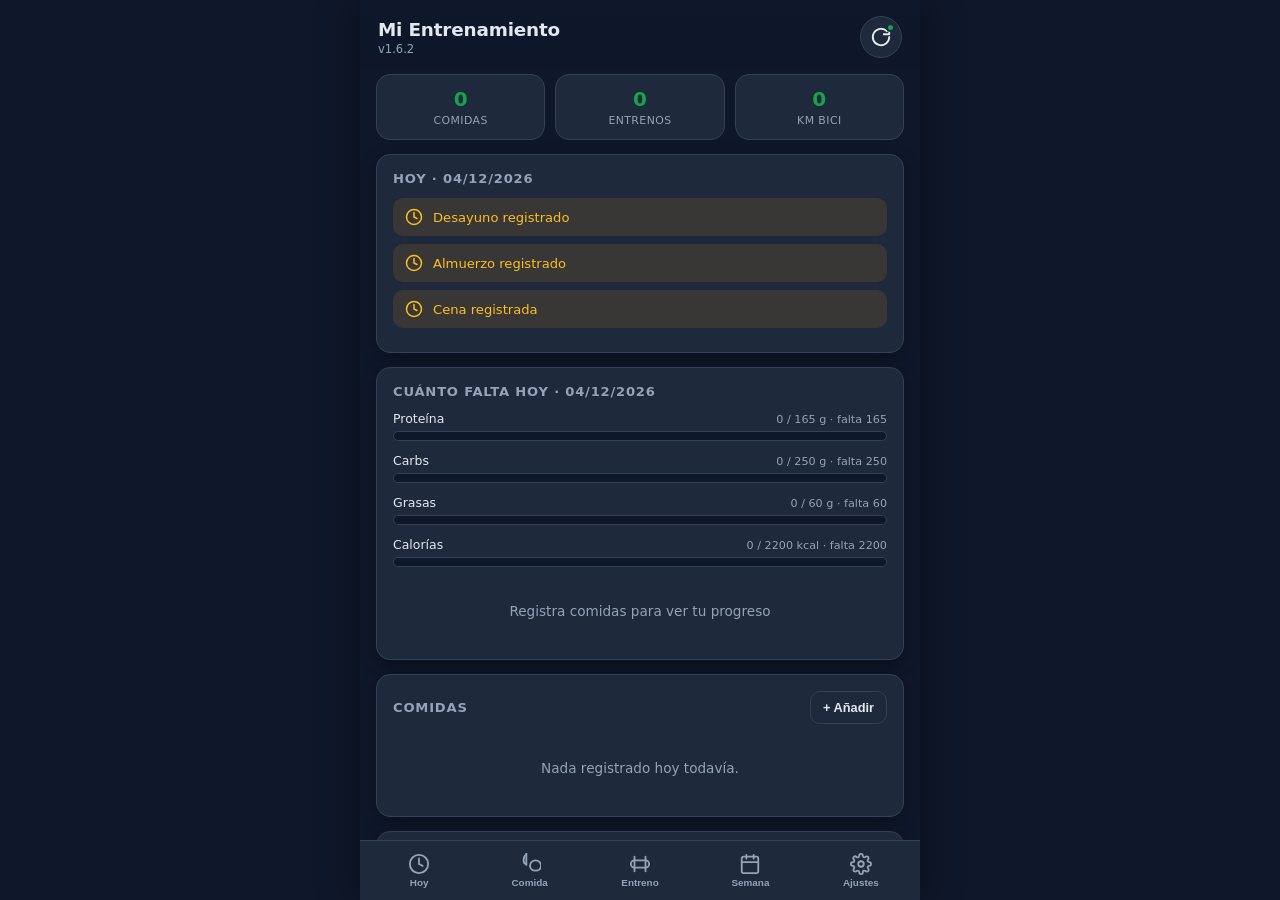
<file: index.html>
﻿<!DOCTYPE html>
<html lang="es">
<head>
  <meta charset="UTF-8">
  <meta name="viewport" content="width=device-width, initial-scale=1.0, viewport-fit=cover">
  <meta name="theme-color" content="#16a34a">
  <meta name="description" content="Registro diario de comidas y entrenamientos">
  <link rel="manifest" href="manifest.webmanifest?v=1.6.2">
  <link rel="apple-touch-icon" href="icons/icon-192.png">
  <link rel="icon" type="image/png" href="icons/icon-192.png">
  <title>Mi Entrenamiento</title>
  <link rel="stylesheet" href="css/style.css?v=1.6.2">
</head>
<body>
  <header id="app-header">
    <div id="header-titulos">
      <h1 id="header-title">Mi Entrenamiento</h1>
      <div id="header-sub">v1.6.2</div>
    </div>
    <button id="btn-sync" class="icon-btn" title="Sincronizar" aria-label="Sincronizar">
      <svg viewBox="0 0 24 24" width="22" height="22" fill="none" stroke="currentColor" stroke-width="2" stroke-linecap="round" stroke-linejoin="round"><path d="M21 12a9 9 0 1 1-2.64-6.36"/><polyline points="21 3 21 9 15 9"/></svg>
      <span id="sync-dot" class="sync-dot"></span>
    </button>
  </header>

  <main id="view"></main>

  <nav id="tab-bar">
    <button class="tab-btn" data-view="hoy" aria-label="Hoy">
      <svg viewBox="0 0 24 24" width="22" height="22" fill="none" stroke="currentColor" stroke-width="2" stroke-linecap="round" stroke-linejoin="round"><circle cx="12" cy="12" r="10"/><polyline points="12 6 12 12 16 14"/></svg>
      <span>Hoy</span>
    </button>
    <button class="tab-btn" data-view="comida" aria-label="Comida">
      <svg viewBox="0 0 24 24" width="22" height="22" fill="none" stroke="currentColor" stroke-width="2" stroke-linecap="round" stroke-linejoin="round"><path d="M18 8a6 6 0 0 0-6 6c0 7 12 7 12 0 0-3.3-2.7-6-6-6z"/><path d="M8 1C5.8 3.2 5 6 5 8c0 2.2 1.2 4 3 4"/><path d="M8 1v12"/></svg>
      <span>Comida</span>
    </button>
    <button class="tab-btn" data-view="entreno" aria-label="Entrenamiento">
      <svg viewBox="0 0 24 24" width="22" height="22" fill="none" stroke="currentColor" stroke-width="2" stroke-linecap="round" stroke-linejoin="round"><path d="M6 4v16"/><path d="M18 4v16"/><rect x="2" y="8" width="20" height="8" rx="4"/></svg>
      <span>Entreno</span>
    </button>
    <button class="tab-btn" data-view="semana" aria-label="Semana">
      <svg viewBox="0 0 24 24" width="22" height="22" fill="none" stroke="currentColor" stroke-width="2" stroke-linecap="round" stroke-linejoin="round"><rect x="3" y="4" width="18" height="18" rx="2"/><line x1="16" y1="2" x2="16" y2="6"/><line x1="8" y1="2" x2="8" y2="6"/><line x1="3" y1="10" x2="21" y2="10"/></svg>
      <span>Semana</span>
    </button>
    <button class="tab-btn" data-view="ajustes" aria-label="Ajustes">
      <svg viewBox="0 0 24 24" width="22" height="22" fill="none" stroke="currentColor" stroke-width="2" stroke-linecap="round" stroke-linejoin="round"><circle cx="12" cy="12" r="3"/><path d="M19.4 15a1.65 1.65 0 0 0 .33 1.82l.06.06a2 2 0 1 1-2.83 2.83l-.06-.06a1.65 1.65 0 0 0-1.82-.33 1.65 1.65 0 0 0-1 1.51V21a2 2 0 1 1-4 0v-.09A1.65 1.65 0 0 0 9 19.4a1.65 1.65 0 0 0-1.82.33l-.06.06a2 2 0 1 1-2.83-2.83l.06-.06a1.65 1.65 0 0 0 .33-1.82 1.65 1.65 0 0 0-1.51-1H3a2 2 0 1 1 0-4h.09A1.65 1.65 0 0 0 4.6 9a1.65 1.65 0 0 0-.33-1.82l-.06-.06a2 2 0 1 1 2.83-2.83l.06.06a1.65 1.65 0 0 0 1.82.33H9a1.65 1.65 0 0 0 1-1.51V3a2 2 0 1 1 4 0v.09a1.65 1.65 0 0 0 1 1.51 1.65 1.65 0 0 0 1.82-.33l.06-.06a2 2 0 1 1 2.83 2.83l-.06.06a1.65 1.65 0 0 0-.33 1.82V9a1.65 1.65 0 0 0 1.51 1H21a2 2 0 1 1 0 4h-.09a1.65 1.65 0 0 0-1.51 1z"/></svg>
      <span>Ajustes</span>
    </button>
  </nav>

  <div id="toast" class="toast" role="status"></div>

  <script src="js/db.js?v=1.6.2"></script>
  <script src="js/app.js?v=1.6.2"></script>
</body>
</html>
</file>
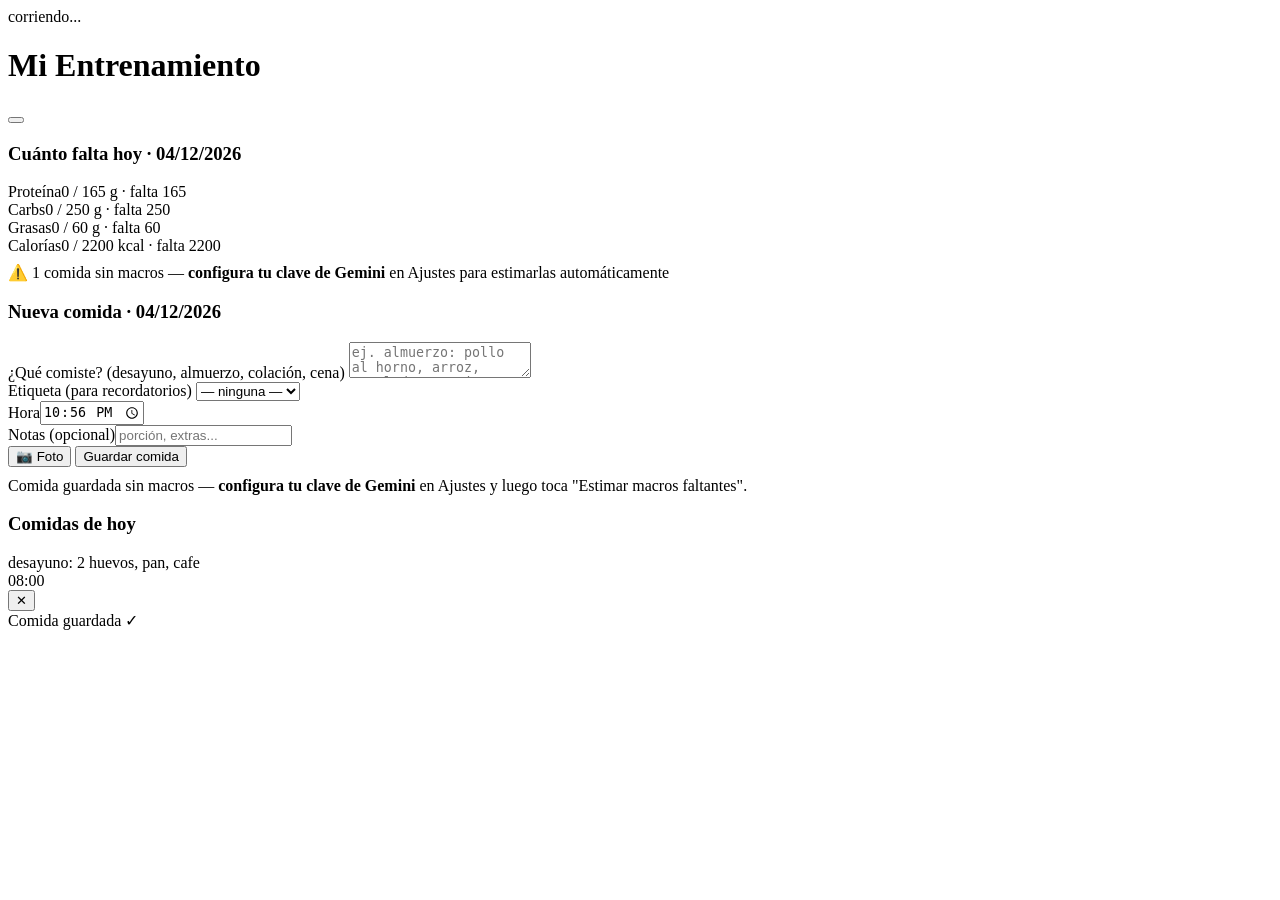
<file: test/harness.html>
﻿<!DOCTYPE html>
<html lang="es">
<head><meta charset="UTF-8"><title>Test harness Mi Entrenamiento</title></head>
<body>
  <div id="result">corriendo...</div>
  <header id="app-header">
    <h1 id="header-title">Mi Entrenamiento</h1>
    <button id="btn-sync" class="icon-btn"><span id="sync-dot" class="sync-dot"></span></button>
  </header>
  <main id="view"></main>
  <div id="toast" class="toast"></div>

  <script>
    // ===== Captura de errores ANTES de cargar la app =====
    window.__errores = [];
    window.onerror = function (msg, src, line, col, err) {
      window.__errores.push(msg + " @" + (src || "?").split("/").pop() + ":" + line);
      const el = document.getElementById("result");
      if (el && el.textContent === "corriendo...") el.textContent = "ERROR GLOBAL: " + msg;
      return false;
    };
    window.addEventListener("unhandledrejection", function (e) {
      window.__errores.push("PROMESA: " + (e.reason && e.reason.message ? e.reason.message : String(e.reason)));
      const el = document.getElementById("result");
      if (el && el.textContent === "corriendo...") el.textContent = "PROMESA: " + window.__errores.join(" | ");
    });
  </script>

  <script>
    // ===== Mock de IndexedDB en memoria (síncrono: handlers se ejecutan al asignarse) =====
    // OJO: window.indexedDB es un getter del proto → hay que sombrearlo con defineProperty
    (function () {
      const stores = { comidas: new Map(), entrenos: new Map() };
      const clone = (o) => JSON.parse(JSON.stringify(o));
      function syncReq(result) {
        const r = { result, error: null };
        Object.defineProperty(r, "onsuccess", {
          set(fn) { this._fn = fn; if (fn) { try { fn(); } catch (e) { this.error = e; } } },
          get() { return this._fn; },
        });
        Object.defineProperty(r, "onerror", {
          set(fn) { this._efn = fn; },
          get() { return this._efn; },
        });
        return r;
      }
      const store = (name) => ({
        put(item) { stores[name].set(item.id, clone(item)); return syncReq(item.id); },
        get(id) { const v = stores[name].get(id); return syncReq(v ? clone(v) : undefined); },
        getAll() { return syncReq(Array.from(stores[name].values()).map(clone)); },
        delete(id) { stores[name].delete(id); return syncReq(undefined); },
        clear() { stores[name].clear(); return syncReq(undefined); },
        count() { return syncReq(stores[name].size); },
      });
      function syncTrans() {
        const t = { oncomplete: null, onerror: null, onabort: null, error: null };
        Object.defineProperty(t, "oncomplete", {
          set(fn) { this._fn = fn; if (fn) { try { fn(); } catch (e) { this.error = e; } } },
          get() { return this._fn; },
        });
        t.objectStore = (n) => store(n);
        return t;
      }
      const mock = {
        open() {
          return syncReq({
            objectStoreNames: { contains: (n) => n in stores },
            transaction() { return syncTrans(); },
          });
        },
      };
      try {
        Object.defineProperty(window, "indexedDB", { value: mock, configurable: true, writable: true });
      } catch (e) {
        window.__errores = window.__errores || [];
        window.__errores.push("no se pudo mockear indexedDB: " + e.message);
      }
    })();

    // ===== Mock de fetch para probar /sync =====
    window.fetch = function (url, opts) {
      const body = JSON.parse(opts.body);
      const resultado = {
        comidas: body.comidas.map((c) => JSON.parse(JSON.stringify(c))),
        entrenos: body.entrenos.map((e) => JSON.parse(JSON.stringify(e))),
      };
      return Promise.resolve({ ok: true, status: 200, json: () => Promise.resolve(resultado) });
    };
  </script>

  <script src="/js/db.js"></script>
  <script src="/js/app.js"></script>

  <script>
    // ===== Suite de pruebas =====
    const resultados = [];
    function check(nombre, condicion) {
      resultados.push((condicion ? "PASS" : "FAIL") + " | " + nombre);
    }
    function sleep(ms) { return new Promise((res) => setTimeout(res, ms)); }

    async function correr() {
      try {
        // 1. La app carga y renderiza "hoy"
        await sleep(300);
        const view = document.getElementById("view");
        check("view renderizada (hoy)", !!view && view.innerHTML.includes("Comidas"));
        check("stats grid presente", view.innerHTML.includes("stats-grid"));

        // 2. Simular guardar comida
        window.switchView("comida");
        await sleep(200);
        document.getElementById("c-texto").value = "desayuno: 2 huevos, pan, cafe";
        document.getElementById("c-hora").value = "08:00";
        document.getElementById("c-etiqueta").value = "desayuno";
        window.guardarComida();
        await sleep(300);
        check("comida guardada en IndexedDB", (await DB.getAll("comidas")).length === 1);
        check("comida visible en vista", document.getElementById("view").innerHTML.includes("2 huevos"));

        // 3. Guardar un entreno de trote
        window.switchView("entreno");
        await sleep(200);
        window.seleccionarTipo("trote");
        await sleep(200);
        document.getElementById("e-distancia").value = "5";
        document.getElementById("e-tiempo").value = "30";
        document.getElementById("e-ritmo").value = "6.0";
        document.getElementById("e-fc").value = "140/170";
        window.guardarEntreno();
        await sleep(300);
        const entrenos = await DB.getAll("entrenos");
        check("entreno trote guardado", entrenos.length === 1 && entrenos[0].tipo === "trote");
        check("datos trote correctos", entrenos[0].datos.distancia === "5" && entrenos[0].datos.fc === "140/170");

        // 4. Guardar entreno gym con ejercicios
        window.seleccionarTipo("gym");
        await sleep(200);
        const list = document.getElementById("ex-list");
        check("lista gym iniciada con 1 ejercicio", list.children.length === 1);
        list.children[0].querySelector(".ex-nombre").value = "Prensa";
        list.children[0].querySelector(".ex-series").value = "3";
        list.children[0].querySelector(".ex-reps").value = "15";
        window.addEjercicio();
        list.children[1].querySelector(".ex-nombre").value = "Jalon";
        list.children[1].querySelector(".ex-series").value = "3";
        list.children[1].querySelector(".ex-reps").value = "12";
        window.guardarEntreno();
        await sleep(300);
        const entrenos2 = await DB.getAll("entrenos");
        check("entreno gym guardado", entrenos2.length === 2);
        const gym = entrenos2.find((e) => e.tipo === "gym");
        check("gym con 2 ejercicios", gym && gym.datos.ejercicios.length === 2);

        // 5. Vista semana muestra datos
        window.switchView("semana");
        await sleep(200);
        const semana = document.getElementById("view").innerHTML;
        check("semana muestra 2 entrenos", semana.includes("2"));
        check("semana muestra badges", semana.includes("badge-trote") && semana.includes("badge-gym"));

        // 5b. Guardar commuting (toggle ida+vuelta)
        window.switchView("entreno");
        await sleep(200);
        window.seleccionarTipo("commute");
        await sleep(200);
        check("toggle commuting con 2 botones", document.querySelectorAll("#e-toggle button").length === 2);
        window.toggleCommute(document.querySelector("#e-toggle button[data-leg='vuelta']"));
        document.getElementById("e-distancia").value = "22";
        window.guardarEntreno();
        await sleep(300);
        const entrenos3 = await DB.getAll("entrenos");
        const comm = entrenos3.find((e) => e.tipo === "commute");
        check("commuting guardado", !!comm);
        check("commuting ida+vuelta y km", comm && comm.datos.ida && comm.datos.vuelta && comm.datos.distancia === "22");

        // 5c. Borrar el entreno de trote
        window._confirmOverride = () => true;
        window.borrarRegistro("entrenos", entrenos3.find((e) => e.tipo === "trote").id);
        await sleep(300);
        const entrenos4 = await DB.getAll("entrenos");
        check("borrado individual funciona", entrenos4.length === 2 && !entrenos4.some((e) => e.tipo === "trote"));

        // 6. Sync (fetch mock) devuelve datos y marca ok
        window.switchView("ajustes");
        localStorage.setItem("serverIp", "127.0.0.1");
        await sleep(200);
        await window.syncAhora();
        check("sync ok -> dot verde", document.getElementById("sync-dot").className.includes("ok"));

        // 7. Persistencia: comidas y entrenos siguen en IndexedDB (tras borrar: 1 comida, 2 entrenos)
        const [cc, ee] = await Promise.all([DB.getAll("comidas"), DB.getAll("entrenos")]);
        check("persistencia comidas=1 entrenos=2", cc.length === 1 && ee.length === 2);

        // 8. Exportar datos funciona (crea blob)
        const antes = document.createElement("a").click;
        window.exportarDatos();
        check("exportar datos no lanza error", true);

        // 9. parseMacros: JSON limpio de Gemini
        const m1 = window.parseMacros('{"alimentos":["pollo","arroz"],"calorias":450,"proteinas":32,"carbs":55,"grasas":10}');
        check("parseMacros JSON limpio", m1 && m1.calorias === 450 && m1.proteinas === 32 && m1.carbs === 55 && m1.grasas === 10 && m1.alimentos.length === 2);

        // 10. parseMacros: con markdown/backticks alrededor
        const m2 = window.parseMacros('```json\n{"alimentos":["ensalada"],"calorias":120,"proteinas":4,"carbs":15,"grasas":6}\n```');
        check("parseMacros con markdown", m2 && m2.calorias === 120 && m2.alimentos[0] === "ensalada");

        // 11. parseMacros: texto basura -> null
        const m3 = window.parseMacros('no hay json aqui');
        check("parseMacros basura -> null", m3 === null);

        // 12. parseMacros: numeros como strings
        const m4 = window.parseMacros('{"alimentos":["pan"],"calorias":"200","proteinas":"8","carbs":"30","grasas":"3"}');
        check("parseMacros numeros string", m4 && m4.calorias === 200 && m4.proteinas === 8);

        // 13. metasDiarias: default 2200/165/250/60
        localStorage.removeItem("metas");
        const metasDef = window.metasDiarias();
        check("metas default", metasDef.calorias === 2200 && metasDef.proteinas === 165 && metasDef.carbs === 250 && metasDef.grasas === 60);

        // 14. metasDiarias: custom guardadas en localStorage
        localStorage.setItem("metas", JSON.stringify({ calorias: 2000, proteinas: 180, carbs: 200, grasas: 50 }));
        const metasCust = window.metasDiarias();
        check("metas custom", metasCust.calorias === 2000 && metasCust.proteinas === 180);

        // 15. progresoDia: suma macros de comidas del dia
        await DB.add("comidas", { id: "m1", fecha: todayStr(), hora: "09:00", texto: "desayuno", macros: { calorias: 400, proteinas: 20, carbs: 50, grasas: 10 } });
        await DB.add("comidas", { id: "m2", fecha: todayStr(), hora: "14:00", texto: "almuerzo", macros: { calorias: 600, proteinas: 40, carbs: 70, grasas: 15 } });
        await DB.add("comidas", { id: "m3", fecha: todayStr(), hora: "20:00", texto: "cena sin macros" });
        App.comidas = await DB.getAll("comidas");
        const prog = window.progresoDia(todayStr());
        check("progresoDia suma kcal", prog.calorias === 1000 && prog.proteinas === 60 && prog.carbs === 120 && prog.grasas === 25);
        check("progresoDia cuenta conMacros/total", prog.conMacros === 2 && prog.total === 4);

        // 16. Vista Hoy muestra la tarjeta de progreso
        window.switchView("hoy");
        await sleep(200);
        const hoyHtml = document.getElementById("view").innerHTML;
        check("hoy muestra cuánto falta", hoyHtml.includes("Cuánto falta") && hoyHtml.includes("Proteína") && hoyHtml.includes("Calorías"));
        check("hoy muestra aviso de comidas sin macros", hoyHtml.includes("sin macros"));

        // 17. sin clave de Gemini -> aviso de configurar clave
        localStorage.removeItem("geminiKey");
        window.switchView("hoy");
        await sleep(200);
        const hoySinClave = document.getElementById("view").innerHTML;
        check("aviso sin clave gemini", hoySinClave.includes("configura tu clave de Gemini"));

        // 18. con clave -> boton estimar faltantes
        localStorage.setItem("geminiKey", "test-key");
        window.switchView("hoy");
        await sleep(200);
        const hoyConClave = document.getElementById("view").innerHTML;
        check("boton estimar faltantes", hoyConClave.includes("Estimar macros faltantes"));

        // 19. Importar JSON: fusionar (modo=false -> añadir sin borrar)
        window._confirmOverride = () => false;
        const jsonFusion = JSON.stringify({
          comidas: [
            { id: "imp-1", fecha: todayStr(), hora: "12:00", texto: "importada", macros: { calorias: 300, proteinas: 20, carbs: 30, grasas: 8 } },
            { id: "m1", fecha: todayStr(), hora: "09:00", texto: "duplicado (no debe sumar)" },
          ],
          entrenos: [],
        });
        const archivoFusion = new File([jsonFusion], "fusion.json", { type: "application/json" });
        await window.importarJson({ target: { files: [archivoFusion], value: "" } });
        const trasFusion = await DB.getAll("comidas");
        const idsFusion = trasFusion.map((c) => c.id);
        check("importar fusiona sin duplicar", idsFusion.includes("imp-1") && idsFusion.filter((i) => i === "m1").length === 1);

        // 20. Importar JSON: reemplazar (modo=true -> borra y carga solo lo importado)
        window._confirmOverride = () => true;
        const jsonReemplazo = JSON.stringify({
          comidas: [{ id: "r1", fecha: todayStr(), hora: "08:00", texto: "reemplazo" }],
          entrenos: [{ id: "re1", fecha: todayStr(), hora: "18:00", tipo: "trote", datos: { distancia: "5" }, resumen: "trote" }],
        });
        const archivoReemplazo = new File([jsonReemplazo], "reemplazo.json", { type: "application/json" });
        await window.importarJson({ target: { files: [archivoReemplazo], value: "" } });
        const [cc2, ee2] = await Promise.all([DB.getAll("comidas"), DB.getAll("entrenos")]);
        check("importar reemplaza comidas", cc2.length === 1 && cc2[0].id === "r1");
        check("importar reemplaza entrenos", ee2.length === 1 && ee2[0].id === "re1");

        // 21. Importar JSON inválido -> error amigable
        window.switchView("ajustes");
        await sleep(100);
        await window.importarJson({ target: { files: [new File(["no soy json"], "malo.json", { type: "application/json" })], value: "" } });
        const estadoImp = document.getElementById("importar-estado");
        check("importar json invalido avisa", estadoImp && estadoImp.innerHTML.length > 0);

        // 22. Vista Ajustes muestra boton importar
        window.switchView("ajustes");
        await sleep(200);
        const ajustesHtml = document.getElementById("view").innerHTML;
        check("ajustes tiene boton importar", ajustesHtml.includes("Importar") && ajustesHtml.includes("CSV"));

        // 23. Enlace de API key es clickeable (anchor con href)
        check("enlace apikey es anchor", ajustesHtml.includes('href="https://aistudio.google.com/apikey"') && ajustesHtml.includes("target=\"_blank\""));

        // 24. Parser GPX: distancia haversine + duracion + desnivel + FC + calorias
        const gpx = `<?xml version="1.0" encoding="UTF-8"?>
<gpx version="1.1" creator="Garmin">
<trk><name>Subida cerro</name><type>mountain_biking</type><trkseg>
<trkpt lat="-33.456" lon="-70.650"><ele>600</ele><time>2026-08-25T08:00:00Z</time></trkpt>
<trkpt lat="-33.456" lon="-70.649"><ele>610</ele><time>2026-08-25T08:05:00Z</time></trkpt>
<trkpt lat="-33.455" lon="-70.648"><ele>625</ele><time>2026-08-25T08:10:00Z</time></trkpt>
</trkseg>
<extensions><calories>480</calories><MaxHR>172</MaxHR><AvgHR>148</AvgHR></extensions>
</trk></gpx>`;
        const g = window.parseGPXTexto(gpx);
        check("gpx distancia >0", g.distanciaKm > 0.1 && g.distanciaKm < 2);
        check("gpx desnivel 25m", g.desnivel === 25);
        check("gpx duracion 10min", g.duracionMin === 10);
        check("gpx calorias 480", g.calorias === 480);
        check("gpx fc promedio 148", g.fcPromedio === 148);
        check("gpx fc max 172", g.fcMax === 172);
        check("gpx tipo mountain_biking", g.tipoGPX === "mountain_biking");
        check("gpx nombre contiene subida", g.nombre.includes("Subida"));

        // 25. Importar GPX agrega entreno (confirm=true -> bici)
        window._confirmOverride = () => true;
        await window.importarGPX({ target: { files: [new File([gpx], "cerro.gpx", { type: "application/gpx+xml" })], value: "" } });
        const trasGpx = await DB.getAll("entrenos");
        const gpxEnt = trasGpx.find((e) => e.notas === "Importado de GPX");
        check("gpx importado como bici", !!gpxEnt && gpxEnt.tipo === "bici-cerro" && parseFloat(gpxEnt.datos.distancia) > 0);
        check("gpx tiene fc promedio", !!gpxEnt && gpxEnt.datos.fc === "148 / 172");
        check("gpx tiene calorias", !!gpxEnt && parseInt(gpxEnt.datos.calorias) === 480);

        // 26. Parser FIT: archivo binario sintetico minimo
        // Header FIT (14 bytes) + 1 definition (record mesg 20) + 2 data records
        function construirFIT() {
          const enc = new TextEncoder();
          const header = new Uint8Array(14);
          header[0] = 14; header[1] = 0x10; header[2] = 0x07;
          // data size se rellena al final
          header[8] = 0x2e; header[9] = 0x46; header[10] = 0x49; header[11] = 0x54; // .FIT
          const def = new Uint8Array([0x40, 0x00, 0x00, 20, 0x00, 3,
            253, 4, 0x86,   // timestamp uint32
            5, 4, 0x88,     // distance float32
            6, 2, 0x83,     // altitud sint16
          ]);
          function dataRec(ts, dist, alt) {
            const b = new Uint8Array(11);
            b[0] = 0x00;
            new DataView(b.buffer).setUint32(1, ts, true);
            new DataView(b.buffer).setFloat32(5, dist, true);
            new DataView(b.buffer).setInt16(9, alt, true);
            return b;
          }
          const r1 = dataRec(1000, 0, 500);
          const r2 = dataRec(2000, 3000, 520);
          const data = []; data.push(...def, ...r1, ...r2);
          const total = new Uint8Array(14 + data.length);
          total.set(header);
          new DataView(total.buffer).setUint32(4, data.length, true);
          total.set(new Uint8Array(data), 14);
          return total.buffer;
        }
        const fitBuf = construirFIT();
        const f = window.parseFITBytes(fitBuf);
        check("fit distancia 3km", f.distanciaKm === 3);
        check("fit duracion 17min", f.duracionMin === 17); // 2000-1000 seg = 16.67 -> 17
        check("fit desnivel 20m", f.desnivel === 20);

        document.getElementById("result").textContent = "RESULTADO: " + resultados.filter((r) => r.startsWith("PASS")).length + "/" + resultados.length + " PASS";
        resultados.forEach((r) => {
          const div = document.createElement("div");
          div.textContent = r;
          document.body.appendChild(div);
        });
      } catch (err) {
        document.getElementById("result").textContent = "ERROR EN SUITE: " + err.message + " | " + (err.stack || "").split("\n")[1];
        console.error(err);
      }
    }

    // La app ya se inicializó sola con DOMContentLoaded; esperamos a que esté lista
    (async function auto() {
      const intentos = [];
      for (let i = 0; i < 40; i++) {
        try {
          if (typeof window.switchView === "function" && document.getElementById("view").innerHTML.includes("Comidas")) {
            await correr();
            return;
          }
        } catch (e) { intentos.push(e.message); }
        await sleep(250);
      }
      document.getElementById("result").textContent = "TIMEOUT: la app no inicializó. Errores: " + window.__errores.join(" | ") + " | intents: " + intentos.join(" | ");
    })();
  </script>
</body>
</html>
</file>
<file: css/style.css>
:root {
  --bg: #0f172a;
  --bg-card: #1e293b;
  --bg-input: #0f172a;
  --border: #334155;
  --text: #e2e8f0;
  --text-dim: #94a3b8;
  --accent: #16a34a;
  --accent-strong: #15803d;
  --accent-soft: rgba(22, 163, 74, 0.15);
  --danger: #ef4444;
  --warn: #f59e0b;
  --radius: 14px;
  --shadow: 0 4px 16px rgba(0, 0, 0, 0.35);
}

* { margin: 0; padding: 0; box-sizing: border-box; -webkit-tap-highlight-color: transparent; }

html, body { height: 100%; }

body {
  font-family: system-ui, -apple-system, "Segoe UI", Roboto, sans-serif;
  background: var(--bg);
  color: var(--text);
  display: flex;
  flex-direction: column;
  overscroll-behavior-y: contain;
}

/* ===== Header ===== */
#app-header {
  display: flex;
  align-items: center;
  justify-content: space-between;
  padding: 16px 18px 10px;
  position: sticky;
  top: 0;
  z-index: 10;
  background: linear-gradient(180deg, var(--bg) 0%, rgba(15, 23, 42, 0.92) 100%);
  backdrop-filter: blur(6px);
}
#app-header h1 { font-size: 1.15rem; font-weight: 700; letter-spacing: -0.01em; }
#header-titulos { display: flex; flex-direction: column; }
#header-sub { font-size: 0.72rem; color: var(--text-dim); font-weight: 400; margin-top: 2px; }

.icon-btn {
  position: relative;
  background: var(--bg-card);
  border: 1px solid var(--border);
  color: var(--text);
  width: 42px; height: 42px;
  border-radius: 50%;
  display: flex; align-items: center; justify-content: center;
  cursor: pointer;
}
.sync-dot {
  position: absolute;
  top: 6px; right: 6px;
  width: 9px; height: 9px;
  border-radius: 50%;
  background: var(--warn);
  border: 2px solid var(--bg-card);
  display: none;
}
.sync-dot.pending { display: block; background: var(--warn); }
.sync-dot.ok { display: block; background: var(--accent); }
.sync-dot.error { display: block; background: var(--danger); }
.icon-btn.spinning svg { animation: spin 1s linear infinite; }
@keyframes spin { to { transform: rotate(360deg); } }

/* ===== View container ===== */
#view {
  flex: 1;
  overflow-y: auto;
  padding: 6px 16px calc(90px + env(safe-area-inset-bottom));
}
.view-section { animation: fade 0.18s ease; }
@keyframes fade { from { opacity: 0; transform: translateY(4px); } to { opacity: 1; transform: none; } }

/* ===== Cards ===== */
.card {
  background: var(--bg-card);
  border: 1px solid var(--border);
  border-radius: var(--radius);
  padding: 16px;
  margin-bottom: 14px;
  box-shadow: var(--shadow);
}
.card h3 {
  font-size: 0.82rem;
  text-transform: uppercase;
  letter-spacing: 0.06em;
  color: var(--text-dim);
  margin-bottom: 12px;
  font-weight: 600;
}
.card-title-row {
  display: flex; align-items: center; justify-content: space-between;
  margin-bottom: 12px;
}
.card-title-row h3 { margin-bottom: 0; }

/* ===== Estadísticas resumen (Hoy / Semana) ===== */
.stats-grid {
  display: grid;
  grid-template-columns: repeat(3, 1fr);
  gap: 10px;
  margin-bottom: 14px;
}
.stat {
  background: var(--bg-card);
  border: 1px solid var(--border);
  border-radius: var(--radius);
  padding: 12px 10px;
  text-align: center;
}
.stat .num { font-size: 1.25rem; font-weight: 800; color: var(--accent); line-height: 1.2; }
.stat .lbl { font-size: 0.68rem; color: var(--text-dim); margin-top: 3px; text-transform: uppercase; letter-spacing: 0.04em; }

/* ===== Listas de registros ===== */
.entry-list { display: flex; flex-direction: column; gap: 10px; }
.entry {
  background: var(--bg-card);
  border: 1px solid var(--border);
  border-radius: var(--radius);
  padding: 12px 14px;
  display: flex;
  align-items: flex-start;
  justify-content: space-between;
  gap: 10px;
}
.entry .entry-main { flex: 1; min-width: 0; }
.entry .entry-title { font-size: 0.95rem; font-weight: 600; word-break: break-word; }
.entry .entry-meta { font-size: 0.74rem; color: var(--text-dim); margin-top: 3px; line-height: 1.45; }
.entry .entry-time {
  font-size: 0.7rem; color: var(--text-dim);
  background: var(--bg-input);
  border: 1px solid var(--border);
  padding: 2px 8px; border-radius: 999px;
  white-space: nowrap;
}
.entry-actions {
  display: flex;
  flex-direction: column;
  align-items: flex-end;
  gap: 6px;
  flex-shrink: 0;
}
.entry-del {
  background: rgba(239, 68, 68, 0.12);
  color: var(--danger);
  border: 1px solid rgba(239, 68, 68, 0.3);
  border-radius: 8px;
  width: 28px; height: 28px;
  cursor: pointer;
  font-size: 0.85rem;
  line-height: 1;
}

/* ===== Macros (reconocimiento de comida) ===== */
.entry-macros {
  font-size: 0.72rem;
  color: #4ade80;
  margin-top: 4px;
  font-weight: 600;
}
.macros-card {
  background: var(--accent-soft);
  border: 1px solid var(--accent);
  border-radius: 10px;
  padding: 10px 12px;
  font-size: 0.85rem;
  color: #4ade80;
  font-weight: 700;
  margin-top: 10px;
}

/* ===== Barras de progreso diario ===== */
.prog-row { margin-bottom: 12px; }
.prog-row:last-child { margin-bottom: 4px; }
.prog-lbl {
  display: flex;
  justify-content: space-between;
  align-items: baseline;
  gap: 8px;
  font-size: 0.78rem;
  color: var(--text);
  margin-bottom: 5px;
}
.prog-lbl span:last-child { color: var(--text-dim); font-size: 0.7rem; text-align: right; }
.prog-bar {
  height: 10px;
  border-radius: 999px;
  background: var(--bg-input);
  border: 1px solid var(--border);
  overflow: hidden;
}
.prog-fill {
  height: 100%;
  border-radius: 999px;
  background: var(--accent);
  transition: width 0.4s ease;
}
.prog-fill.warn { background: var(--warn); }
.prog-fill.done { background: var(--accent); }
.badge {
  display: inline-block;
  font-size: 0.62rem;
  font-weight: 700;
  text-transform: uppercase;
  letter-spacing: 0.05em;
  padding: 3px 8px;
  border-radius: 999px;
  margin-bottom: 6px;
}
.badge-bici { background: rgba(59, 130, 246, 0.18); color: #60a5fa; }
.badge-gym { background: rgba(239, 68, 68, 0.18); color: #f87171; }
.badge-trote { background: rgba(34, 197, 94, 0.18); color: #4ade80; }
.badge-futbol { background: rgba(168, 85, 247, 0.18); color: #c084fc; }
.badge-commute { background: rgba(245, 158, 11, 0.18); color: #fbbf24; }

/* ===== Formularios ===== */
.form-group { margin-bottom: 12px; }
.form-group label {
  display: block;
  font-size: 0.78rem;
  color: var(--text-dim);
  margin-bottom: 5px;
  font-weight: 500;
}
input, select, textarea {
  width: 100%;
  background: var(--bg-input);
  border: 1px solid var(--border);
  border-radius: 10px;
  padding: 11px 12px;
  color: var(--text);
  font-size: 0.95rem;
  font-family: inherit;
}
input:focus, select:focus, textarea:focus {
  outline: none;
  border-color: var(--accent);
  box-shadow: 0 0 0 3px var(--accent-soft);
}
textarea { resize: vertical; min-height: 60px; }

.form-row { display: grid; grid-template-columns: 1fr 1fr; gap: 10px; }
.form-row-3 { display: grid; grid-template-columns: repeat(3, 1fr); gap: 10px; }

/* ===== Botones ===== */
.btn {
  width: 100%;
  background: var(--accent);
  color: #fff;
  border: none;
  border-radius: 12px;
  padding: 14px;
  font-size: 1rem;
  font-weight: 700;
  cursor: pointer;
  transition: transform 0.05s ease, background 0.15s ease;
}
.btn:active { transform: scale(0.98); }
.btn:disabled { opacity: 0.5; cursor: not-allowed; }
.btn-secondary {
  background: var(--bg-card);
  color: var(--text);
  border: 1px solid var(--border);
}
.btn-danger {
  background: rgba(239, 68, 68, 0.15);
  color: var(--danger);
  border: 1px solid rgba(239, 68, 68, 0.35);
}
.btn-sm {
  padding: 8px 12px;
  font-size: 0.8rem;
  width: auto;
  border-radius: 10px;
}
.btn-group { display: flex; gap: 10px; }
.btn-group .btn { flex: 1; }

/* ===== Selector de tipo de entreno ===== */
.type-grid { display: grid; grid-template-columns: 1fr 1fr; gap: 10px; margin-bottom: 16px; }
.type-card {
  background: var(--bg-card);
  border: 2px solid var(--border);
  border-radius: var(--radius);
  padding: 14px 10px;
  text-align: center;
  cursor: pointer;
  transition: border-color 0.12s ease, background 0.12s ease;
}
.type-card svg { width: 30px; height: 30px; margin: 0 auto 8px; display: block; color: var(--text-dim); }
.type-card span { font-size: 0.82rem; font-weight: 600; }
.type-card.selected {
  border-color: var(--accent);
  background: var(--accent-soft);
}
.type-card.selected svg { color: var(--accent); }

/* ===== Gym: lista de ejercicios ===== */
.ex-list { display: flex; flex-direction: column; gap: 8px; margin-bottom: 12px; }
.ex-item {
  display: grid;
  grid-template-columns: 1fr 58px 58px 34px;
  gap: 6px;
  align-items: center;
}
.ex-item input { padding: 9px 10px; font-size: 0.85rem; }
.ex-del {
  background: rgba(239, 68, 68, 0.15);
  color: var(--danger);
  border: 1px solid rgba(239, 68, 68, 0.35);
  border-radius: 10px;
  height: 40px;
  cursor: pointer;
  font-size: 1.1rem;
}

/* ===== Tab bar ===== */
#tab-bar {
  position: fixed;
  bottom: 0;
  left: 0; right: 0;
  display: flex;
  background: var(--bg-card);
  border-top: 1px solid var(--border);
  padding: 6px 4px calc(6px + env(safe-area-inset-bottom));
  z-index: 20;
}
.tab-btn {
  flex: 1;
  background: none;
  border: none;
  color: var(--text-dim);
  display: flex;
  flex-direction: column;
  align-items: center;
  gap: 2px;
  padding: 6px 2px;
  cursor: pointer;
  font-size: 0.62rem;
  font-weight: 600;
}
.tab-btn.active { color: var(--accent); }

/* ===== Ajustes ===== */
.ajuste-row {
  display: flex; align-items: center; justify-content: space-between;
  gap: 12px;
  padding: 12px 0;
  border-bottom: 1px solid var(--border);
}
.ajuste-row:last-child { border-bottom: none; }
.ajuste-row .aj-lbl { font-size: 0.9rem; }
.ajuste-row .aj-desc { font-size: 0.72rem; color: var(--text-dim); margin-top: 2px; }
.ajuste-row .aj-desc a { color: var(--accent); text-decoration: underline; font-weight: 600; }
.aj-desc a:active { opacity: 0.7; }
.ajuste-row input[type="text"] { width: 160px; }

/* ===== Toast ===== */
.toast {
  position: fixed;
  bottom: calc(86px + env(safe-area-inset-bottom));
  left: 50%;
  transform: translateX(-50%) translateY(20px);
  background: var(--bg-card);
  border: 1px solid var(--accent);
  color: var(--text);
  padding: 10px 18px;
  border-radius: 999px;
  font-size: 0.85rem;
  box-shadow: var(--shadow);
  opacity: 0;
  pointer-events: none;
  transition: opacity 0.2s ease, transform 0.2s ease;
  z-index: 50;
  max-width: 90%;
  text-align: center;
}
.toast.show { opacity: 1; transform: translateX(-50%) translateY(0); }
.toast.error { border-color: var(--danger); }
.toast.ok { border-color: var(--accent); }

/* ===== Empty state ===== */
.empty {
  text-align: center;
  color: var(--text-dim);
  font-size: 0.85rem;
  padding: 24px 10px;
}
.empty svg { width: 42px; height: 42px; margin: 0 auto 10px; display: block; opacity: 0.5; }

/* ===== Reminders (Hoy) ===== */
.reminder {
  display: flex; align-items: center; gap: 10px;
  padding: 10px 12px;
  border-radius: 10px;
  font-size: 0.82rem;
  margin-bottom: 8px;
}
.reminder.done { background: var(--accent-soft); color: #4ade80; }
.reminder.pending { background: rgba(245, 158, 11, 0.12); color: #fbbf24; }
.reminder svg { width: 18px; height: 18px; flex-shrink: 0; }

/* ===== Toggle commuting ===== */
.toggle {
  display: flex; gap: 8px;
}
.toggle button {
  flex: 1;
  padding: 12px;
  border-radius: 10px;
  border: 1px solid var(--border);
  background: var(--bg-input);
  color: var(--text-dim);
  font-size: 0.85rem;
  font-weight: 600;
  cursor: pointer;
}
.toggle button.active { border-color: var(--accent); background: var(--accent-soft); color: var(--accent); }

@media (min-width: 700px) {
  body { max-width: 560px; margin: 0 auto; box-shadow: 0 0 40px rgba(0,0,0,0.4); }
  #tab-bar { max-width: 560px; left: 50%; transform: translateX(-50%); }
}
</file>
